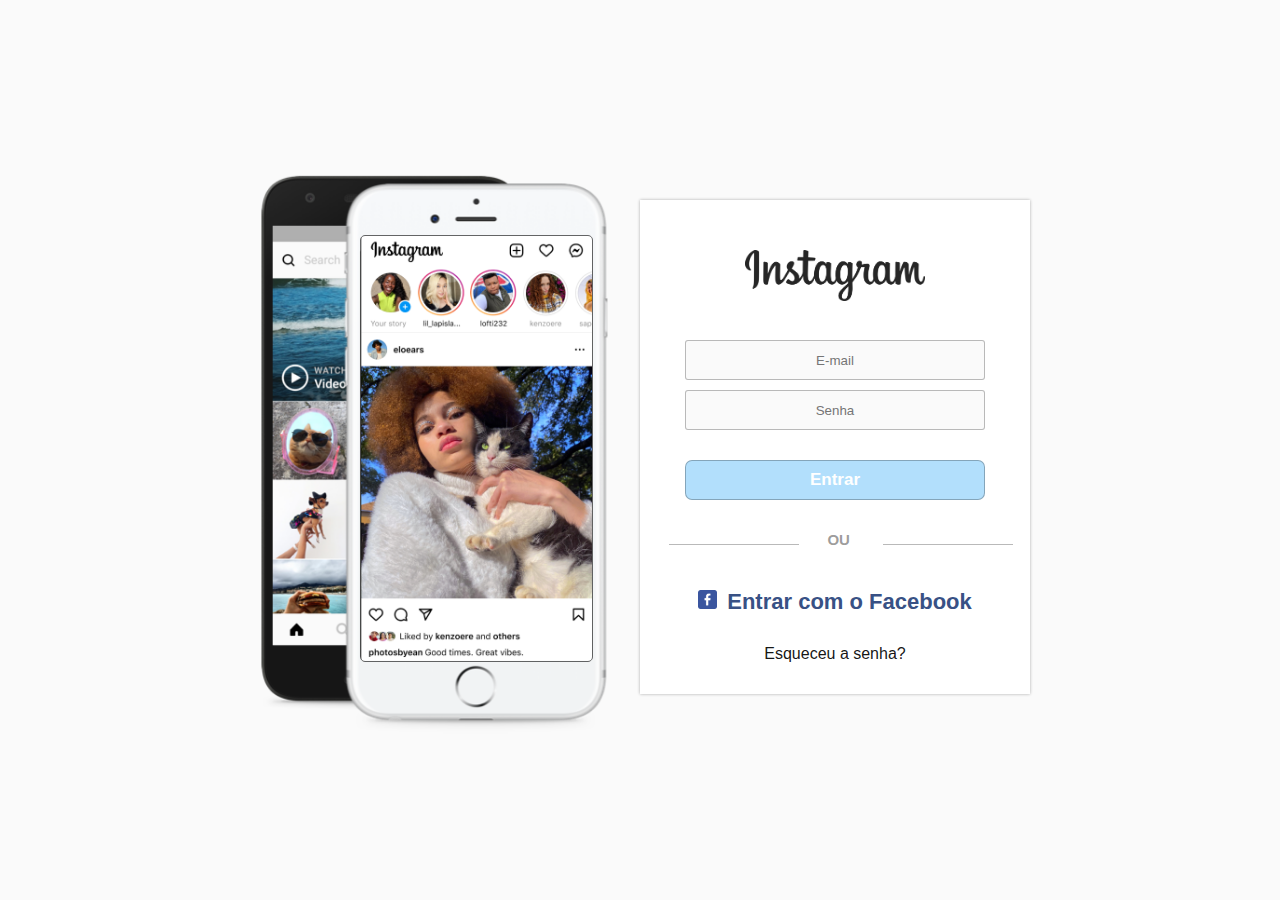
<file: index.html>
<!DOCTYPE html>
<html lang="pt-br">
<head>
    <meta charset="UTF-8">
    <meta http-equiv="X-UA-Compatible" content="IE=edge">
    <meta name="viewport" content="width=device-width, initial-scale=1.0">
    <title>Login Instagram</title>
    <link rel="stylesheet" href="estilos/style.css">
    <link rel="stylesheet" href="estilos/media-query.css">
    <link rel="shortcut icon" href="imagens/icon.ico" type="image/x-icon">
</head>
<body>
    <main>
        <article>
            <div id="left">
                <div id="img">
                    <iframe src="frame.html" frameborder="0"></iframe>
                </div>
            </div>
            <div id="right">
                <div id="form">
                    <div id="logo"></div>
                    <form action="" method="post" autocomplete="on">
                        <input type="email" name="email" id="iemail" class="input" placeholder="E-mail" autocomplete="email" required minlength="3">
                        <input type="password" name="senha" id="isenha" class="input" placeholder="Senha" required minlength="8">
                        <input type="button" value="Entrar" id="botao" onclick="entrar()">
                        <div class="line"></div> 
                        <span>OU</span>
                        <div class="line"></div>
                    </form>
                    <a href="#" id="facebook" onclick="entrar()"><img src="imagens/facebook.png" alt="">Entrar com o Facebook</a>
                    <a href="#" id="esqueceusenha" onclick="entrar()">Esqueceu a senha?</a>
                </div>
            </div>
        </article>
        
    </main>

        <script>
            function entrar(){
                alert('Essa é apenas uma versão da tela de Login do Instagram produzido por @JoãoVictorKarline')
            }
        </script>
</body>
</html>
</file>
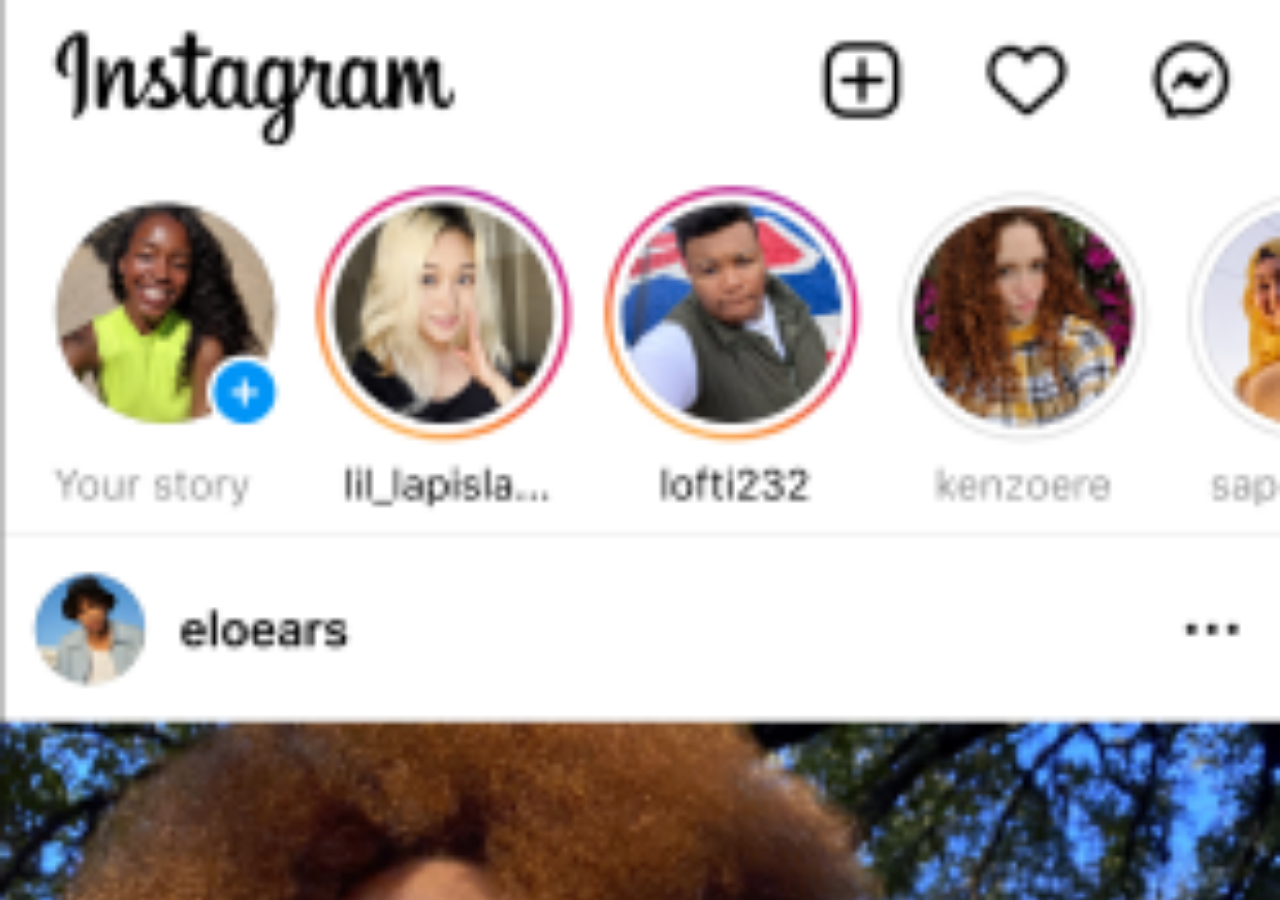
<file: frame.html>
<!DOCTYPE html>
<html lang="pt-br">
<head>
    <meta charset="UTF-8">
    <meta http-equiv="X-UA-Compatible" content="IE=edge">
    <meta name="viewport" content="width=device-width, initial-scale=1.0">
    <title>Iframe</title>
    <style>
        *{
            margin: 0px;
            padding: 0px;
        }
        body{
            width: 100vw;
            height: 100vh;
            background: black url('imagens/instagramfoto02.png') no-repeat top center;
            background-size: cover;
        }
    </style>
</head>
<body>
    
</body>
</html>
</file>
<file: estilos/style.css>
@charset "UTF-8";

:root{
    --corfundo: #FAFAFA;
    --cordivform: #FFFFFF;
    --corbutton: #0095F6;
    --corlinkface: #385185;
    --corcadastro: #4295F6;

    --fonte: 
}

*{
    margin: 0px;
    padding: 0px;
    box-sizing: border-box;
    
}

html, body, main{
    width: 100vw;
    height: 100vh;
    font-family: 'Segoe UI', Tahoma, Geneva, Verdana, sans-serif;
    background-color: var(--corfundo);
}

main{
    position: relative;
}

article{
    position: absolute;
    display: block;
    margin: auto;
    min-width: 800px;
    height: 600px;

    top: 50%;
    left: 50%;
    transform: translate(-50%, -50%);
    
}

div#left{
    position: relative;
    display: block;
    float: left;
    width: 50%;
    height: 100%;
    background-color: var(--corfundo);
}

div#right{
    display: block;
    float: right;
    width: 50%;
    height: 100%;
    background-color: var(--corfundo);
}

div#img{
    position: absolute;
    display: block;
    width: 99%;
    height: 580px;
    background: url(../imagens/instagram\ celular.png);
    background-repeat: no-repeat;
    background-size: cover;
    /*transform: translateY(7%);*/
    left: 45%;
    top: 50%;

    transform: translate(-50%, -50%);
    
}

/*div#imgcel{
    position: absolute;
    height: 400px;
    width: 53%;
    background-image: url(../imagens/instagramfoto02.png);
    background-repeat: no-repeat;
    background-size: cover;
    border: 1px solid rgba(0, 0, 0, 0.349);
    border-radius: 5px;
    left: 31%;
    top: 15%;
}*/

div#form{
    position: absolute;
    display: block;
    width: 390px;
    height: 494px;
    float: left;
    background-color: white;
    margin-top: 50px;
    box-shadow: 0px 0px 3px rgba(0, 0, 0, 0.308);
}

div#logo{
    width: 180px;
    height: 90px;
    background-image: url(../imagens/instagram-logo-1.png);
    background-repeat: no-repeat;
    background-size: contain;
    margin: auto;
    margin-top: 50px;
    

}

form{
    display: block;
}

.input{
    display: block;
    text-align: center;
    margin: auto;
    height: 40px;
    width: 300px;
    border-radius: 3px;
    border: 1px solid rgba(0, 0, 0, 0.26);
    background-color: var(--corfundo);
    margin-bottom: 10px;
}

#botao{
    display: block;
    text-align: center;
    margin: auto;
    margin-top: 30px;
    height: 40px;
    width: 300px;
    border-radius: 7px;
    border: 1px solid rgba(0, 0, 0, 0.26);
    background-color: #0094f64d;
    margin-bottom: 10px;
    color: white;
    font-size: 17px;
    font-weight: bolder;
}

#botao:hover{
    cursor: pointer;
    background-color: var(--corbutton);
}

.line{
    display: inline-block;
    margin-top: 34px;
    height: 1px;
    width: 130px;
    background-color: rgba(128, 128, 128, 0.548);
    margin-left: 29px;
    
}

span{
    display: inline-block;
    margin: auto;
    margin-left: 24px;
    color:  rgba(92, 91, 91, 0.61);
    font-size: 15px;
    font-weight: 700;
}

a#facebook{
    display: block;
    text-align: center;
    text-decoration: none;
    font-size: 22px;
    margin-top: 40px;
    color: var(--corlinkface);
    font-weight: 600;
}

img{
    height: 19px;
    margin-right: 10px;

}

#esqueceusenha{
    display: block;
    margin-top: 30px;
    text-align: center;
    text-decoration: none;
    color: rgba(0, 0, 0, 0.925);
    font-weight: 400;
}

#esqueceusenha:hover{
    text-decoration: underline;
}

iframe{
    position: relative;
    width: 233px;
    height: 427px;

    top: 75px;
    left: 138px;

    border-radius: 5px;
    border: 1px solid rgba(0, 0, 0, 0.596);
}
</file>
<file: estilos/media-query.css>
@charset "UTF-8";

@media screen and (min-width: 501px) and (max-width: 870px){

    div#left{
        display: none;
    }

    article{
        background-color: #FAFAFA;
        min-width: 470px;
    }

    div#right{
        display: block;
        float: none;
        position: relative;
        background-color: #FAFAFA;
        width: 100%;

    }

    div#form{
        position: absolute;
        height: 600px;
        width: 500px;
        
        top: 50%;
        left: 50%;

        transform: translate(-50%, -60%);
    }

   .input{
    margin-top: 10px;
    margin-bottom: 25px;
    width: 360px;
   }

   #botao{
    margin-top: 50px;
    margin-bottom: 30px;
   }

   .line{
    width: 160px;
    margin-left: 37px;
   }

   span{
    margin-left: 35px;
   }

   a#facebook{
    margin-top: 50px;
   }
}


@media screen and (max-width: 500px){

    div#left{
        display: none;
    }

    article{
        background-color: #FAFAFA;
        min-width: 300px;
        
    }

    div#right{
        display: block;
        float: none;
        position: relative;
        background-color: #FAFAFA;
        width: 100%;
        height: 100%;

    }

    div#form{
        margin: auto;
        float: none;
        margin: 0px;
        height: 100%;
        width: 300px;
        background-color: #fafafa;
        box-shadow: none;
        
    }

    div#logo{
        margin-top: 55px;
    }
    
    .input{
        margin-top: 10px;
        padding: 10px;
        margin-bottom: 30px;
        border: 1px solid rgba(0, 0, 0, 0.151);
        
       }

    #botao{
        margin-top: 50px;
        margin-bottom: 40px;
    }

    .line{
        display: inline-block;
        margin: 0px;
        width: 90px;
        margin-left: 22px;
        
       }

    span{
        margin-left: 20px;
    }

    a#facebook{
        margin-top: 60px;
    }
}
</file>
